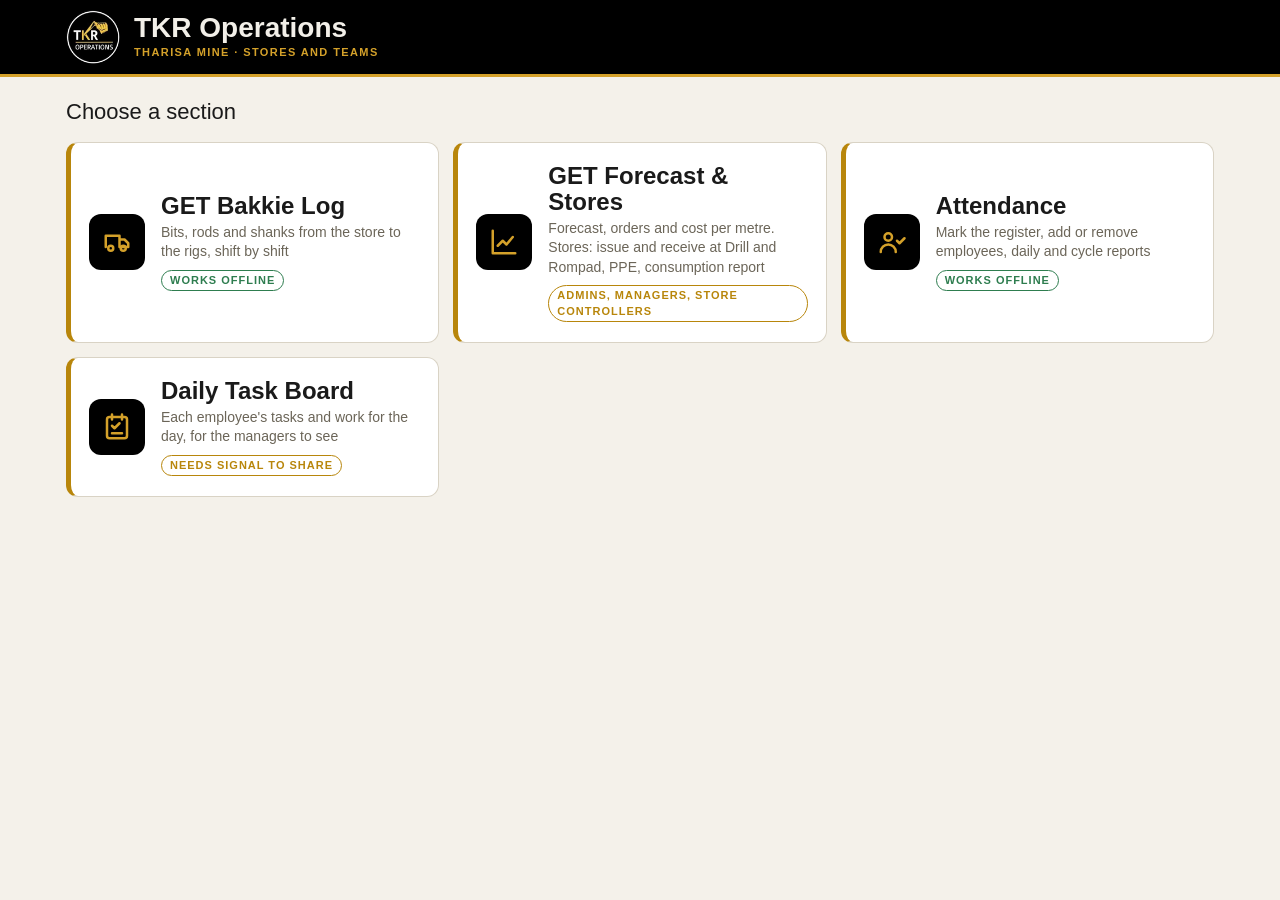
<file: index.html>
<!doctype html>
<html lang="en">
<head>
<meta charset="utf-8">
<meta name="viewport" content="width=device-width,initial-scale=1,viewport-fit=cover">
<title>TKR Operations</title>
<meta name="theme-color" content="#000000">
<link rel="manifest" href="manifest.webmanifest">
<link rel="icon" href="icons/icon-192.png">
<link rel="apple-touch-icon" href="icons/maskable-192.png">
<meta name="apple-mobile-web-app-capable" content="yes">
<meta name="mobile-web-app-capable" content="yes">
<meta name="apple-mobile-web-app-title" content="TKR">
<meta name="apple-mobile-web-app-status-bar-style" content="black">
<link rel="stylesheet" href="style.css">
<style>
.sections{display:grid;gap:14px;grid-template-columns:repeat(auto-fill,minmax(min(320px,100%),1fr))}
.section{display:flex;gap:16px;align-items:center;text-decoration:none;color:var(--fg);background:var(--panel);border:1px solid var(--line);border-left:5px solid var(--gold);border-radius:12px;padding:20px 18px;min-height:110px}
.section:hover,.section:focus-visible{border-color:var(--gold)}
.section .ic{width:56px;height:56px;border-radius:12px;background:#000;color:#d4a12a;display:grid;place-items:center;flex:none}
.section .ic svg{width:30px;height:30px}
.section b{display:block;font-family:var(--display);font-size:24px;line-height:1.1}
.section small{display:block;color:var(--muted);font-size:14px;margin-top:3px}
.tag{display:inline-block;margin-top:8px;font-size:11px;font-weight:600;letter-spacing:1px;text-transform:uppercase;padding:2px 8px;border-radius:99px;border:1px solid currentColor}
.tag.off{color:var(--ok)} .tag.on{color:var(--gold)}
.hello{font-family:var(--display);font-size:22px;margin:4px 0 14px}
</style>
</head>
<body>
<div class="band"><div class="in">
  <img class="logo" src="icons/logo-96.png" alt="TKR Operations">
  <div><h1>TKR Operations</h1><div class="sub">Tharisa Mine · Stores and teams</div></div>
  <button id="installBtn" class="install" hidden>Install app</button>
</div></div>
<div class="wrap">
  <div class="hello">Choose a section</div>
  <div class="sections" id="sections"></div>
</div>
<script>
/* Sections of the TKR app. To add a new section later, add one line here and a folder with its page. */
const SECTIONS = [
  { href: "get/", title: "GET Bakkie Log", text: "Bits, rods and shanks from the store to the rigs, shift by shift", tag: "Works offline", off: true,
    icon: '<path d="M3 16V7h11v9M14 10h4l3 3v3h-7"/><circle cx="7" cy="17" r="2"/><circle cx="17" cy="17" r="2"/>' },
  { href: "forecast/", title: "GET Forecast & Stores", text: "Forecast, orders and cost per metre. Stores: issue and receive at Drill and Rompad, PPE, consumption report", tag: "Admins, managers, store controllers", off: false,
    icon: '<path d="M3 3v18h18"/><path d="M7 15l4-4 3 3 5-6"/>' },
  { href: "attendance/", title: "Attendance", text: "Mark the register, add or remove employees, daily and cycle reports", tag: "Works offline", off: true,
    icon: '<circle cx="9" cy="8" r="3"/><path d="M3 20c0-3.3 2.7-6 6-6s6 2.7 6 6"/><path d="M16 11l2 2 4-4"/>' },
  { href: "tasks/", title: "Daily Task Board", text: "Each employee's tasks and work for the day, for the managers to see", tag: "Needs signal to share", off: false,
    icon: '<rect x="4" y="4" width="16" height="17" rx="2"/><path d="M8 2v4M16 2v4M8 11l2 2 4-4M8 17h8"/>' },
];
document.getElementById("sections").innerHTML = SECTIONS.map(s => `<a class="section" href="${s.href}">
  <span class="ic"><svg viewBox="0 0 24 24" fill="none" stroke="currentColor" stroke-width="2" stroke-linecap="round" stroke-linejoin="round" aria-hidden="true">${s.icon}</svg></span>
  <span><b>${s.title}</b><small>${s.text}</small><span class="tag ${s.off ? "off" : "on"}">${s.tag}</span></span></a>`).join("");
let installEvt = null;
addEventListener("beforeinstallprompt", e => { e.preventDefault(); installEvt = e; installBtn.hidden = false; });
installBtn.onclick = async () => { if (!installEvt) return; installEvt.prompt(); await installEvt.userChoice; installEvt = null; installBtn.hidden = true; };
// A new version of the app was installed: load it straight away instead of on the next open.
if("serviceWorker" in navigator&&navigator.serviceWorker.controller){let reloaded=false;navigator.serviceWorker.addEventListener("controllerchange",()=>{if(reloaded)return;reloaded=true;location.reload()})}
if ("serviceWorker" in navigator) navigator.serviceWorker.register("sw.js", { updateViaCache: "none" }).then(r => r.update()).catch(() => {});
</script>
</body>
</html>
</file>
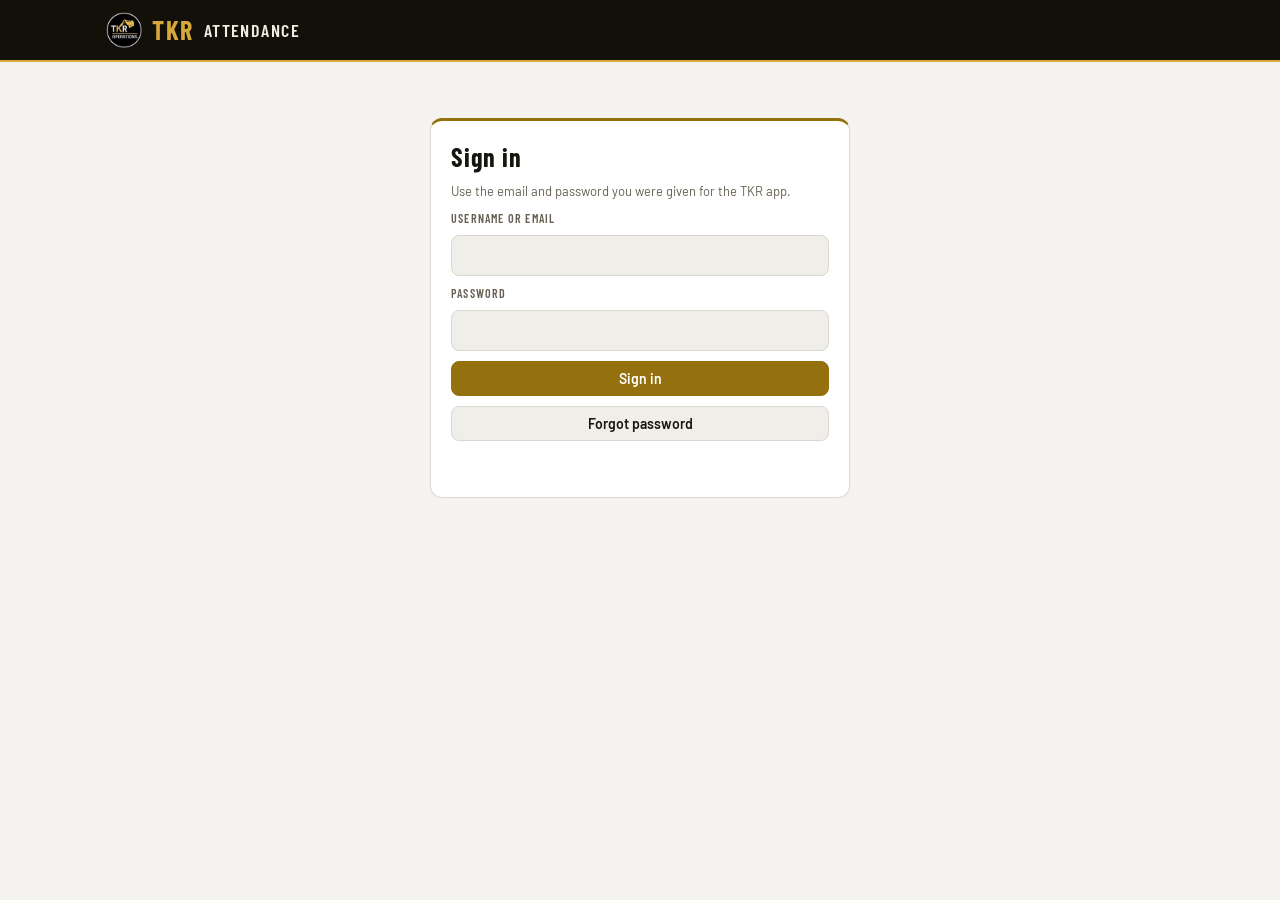
<file: attendance/index.html>
<!doctype html>
<html lang="en">
<head>
<meta charset="utf-8">
<meta name="viewport" content="width=device-width,initial-scale=1,viewport-fit=cover">
<title>Attendance · TKR</title>
<meta name="theme-color" content="#0a0907">
<link rel="manifest" href="../manifest.webmanifest">
<link rel="icon" href="../icons/icon-192.png">
<link rel="apple-touch-icon" href="../icons/maskable-192.png">
<meta name="apple-mobile-web-app-capable" content="yes">
<meta name="mobile-web-app-capable" content="yes">
<meta name="apple-mobile-web-app-title" content="TKR">
<meta name="apple-mobile-web-app-status-bar-style" content="black">
<link rel="preconnect" href="https://fonts.googleapis.com">
<link rel="stylesheet" href="https://fonts.googleapis.com/css2?family=Barlow+Condensed:wght@600;700&family=Barlow:wght@400;500;600&family=IBM+Plex+Mono:wght@500&display=swap">
<link rel="stylesheet" href="att.css">
<script src="../lib/xlsx.full.min.js" defer></script>
</head>
<body>
<header>
  <div class="wrap hrow">
    <div class="brand"><a href="../" class="logolink" aria-label="TKR home"><img src="../icons/logo-96.png" alt="TKR home"></a><b>TKR</b><span>Attendance</span></div>
    <div class="ctl" id="appBar" hidden>
      <label for="date">Date</label>
      <button class="nav" id="prev" aria-label="Previous day">‹</button>
      <input type="date" id="date">
      <button class="nav" id="next" aria-label="Next day">›</button>
      <button class="cycle" id="cycleLbl" type="button" aria-label="Change cycle dates"></button>
    </div>
    <div class="ctl"><button class="hbtn" id="outBtn" type="button" hidden>Sign out</button></div>
  </div>
  <div class="wrap"><nav class="tabs" role="tablist" id="tabs" hidden>
    <button role="tab" data-v="mark" aria-selected="true">Mark</button>
    <button role="tab" data-v="daily" aria-selected="false">Daily report</button>
    <button role="tab" data-v="cycle" aria-selected="false">Cycle report</button>
    <button role="tab" data-v="flags" aria-selected="false">Flags</button>
    <button role="tab" data-v="export" aria-selected="false">Excel export</button>
    <button role="tab" data-v="people" aria-selected="false">Employees</button>
    <button role="tab" data-v="groups" aria-selected="false">Shift groups</button>
    <button role="tab" data-v="users" aria-selected="false" id="usersTab" hidden>Users</button>
  </nav></div>
</header>
<main class="wrap" id="signin" hidden>
  <form class="signin" id="signForm">
    <h2>Sign in</h2>
    <p class="note" style="margin:0">Use the email and password you were given for the TKR app.</p>
    <label for="sEmail">Username or email</label><input id="sEmail" type="text" autocapitalize="none" autocomplete="username" required>
    <label for="sPass">Password</label><input id="sPass" type="password" autocomplete="current-password" required>
    <button class="btn gold" type="submit" id="sBtn">Sign in</button>
    <button class="btn" type="button" id="forgot">Forgot password</button>
    <p class="note" id="sMsg" role="status"></p>
  </form>
</main>
<main class="wrap" id="main"><div class="empty"><b>Opening TKR Attendance</b>Loading.</div></main>
<div id="sheetHost"></div>
<script type="module" src="app.js"></script>
</body>
</html>
</file>
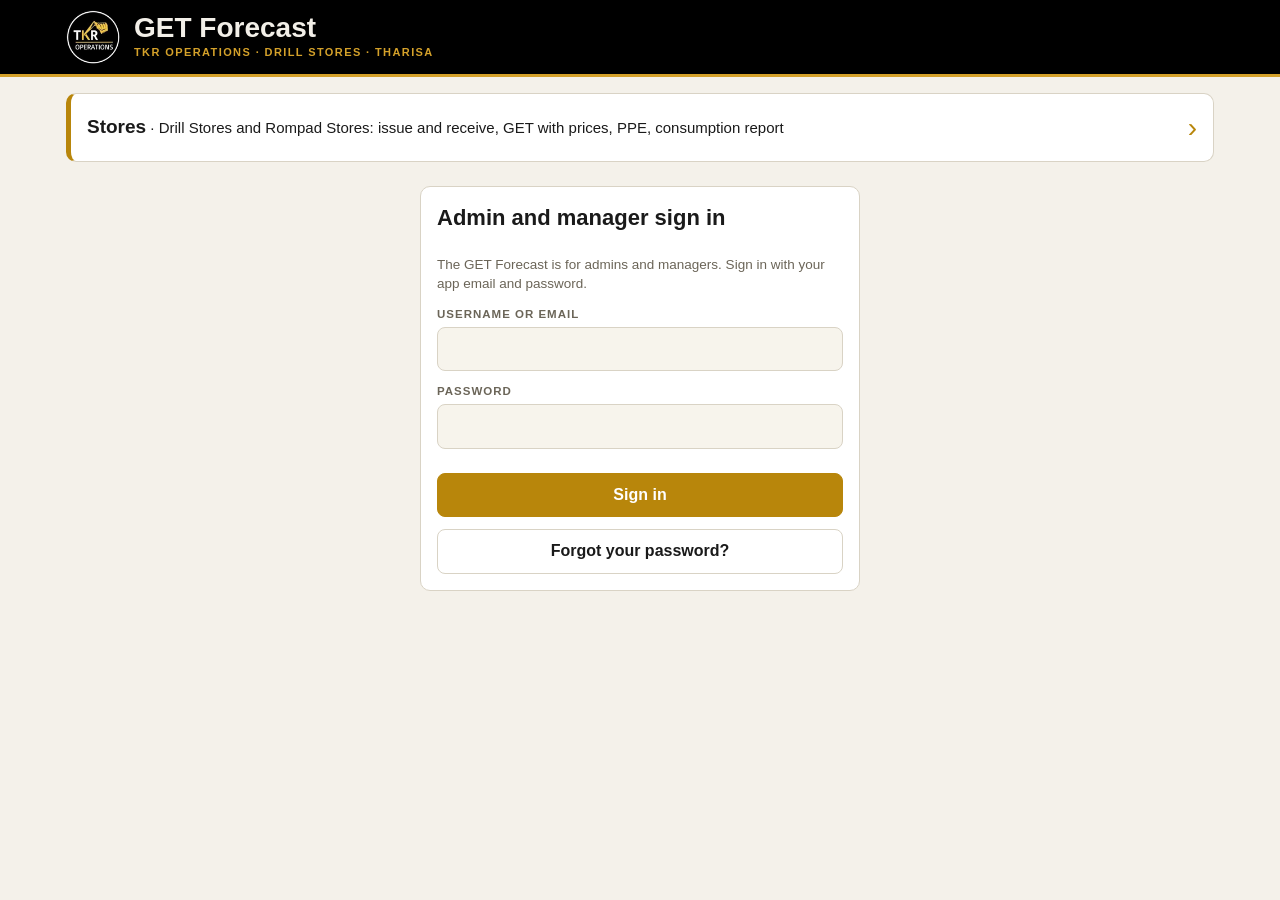
<file: forecast/index.html>
<!doctype html>
<html lang="en">
<head>
<meta charset="utf-8">
<meta name="viewport" content="width=device-width,initial-scale=1,viewport-fit=cover">
<title>GET Forecast · TKR</title>
<meta name="theme-color" content="#000000">
<link rel="manifest" href="../manifest.webmanifest">
<link rel="icon" href="../icons/icon-192.png">
<link rel="apple-touch-icon" href="../icons/maskable-192.png">
<meta name="apple-mobile-web-app-capable" content="yes">
<meta name="mobile-web-app-capable" content="yes">
<meta name="apple-mobile-web-app-status-bar-style" content="black">
<link rel="stylesheet" href="../style.css">
<link rel="stylesheet" href="fc.css">
</head>
<body>
<div class="band"><div class="in">
  <a href="../" class="logolink" aria-label="TKR home"><img class="logo" src="../icons/logo-96.png" alt="TKR Operations"></a>
  <div><h1>GET Forecast</h1><div class="sub">TKR Operations · Drill Stores · Tharisa</div></div>
  <span id="who" class="sub" style="margin-left:auto"></span>
  <button id="signBtn" class="install" hidden>Sign out</button>
</div></div>
<div class="wrap">
  <div id="net" class="netbar" hidden></div>
  <a class="stlink" href="../stores/"><span><b>Stores</b> · Drill Stores and Rompad Stores: issue and receive, GET with prices, PPE, consumption report</span><span aria-hidden="true">›</span></a>
  <div id="gate" class="card" hidden style="max-width:440px;margin:24px auto">
    <form id="signForm" style="display:flex;flex-direction:column;gap:12px" autocomplete="on">
      <h2>Admin and manager sign in</h2>
      <p class="muted" style="margin:0">The GET Forecast is for admins and managers. Sign in with your app email and password.</p>
      <label>Username or email <input id="sEmail" type="text" autocapitalize="none" autocomplete="username" required></label>
      <label>Password <input id="sPass" type="password" autocomplete="current-password" required></label>
      <p class="flag" id="sErr" style="margin:0"></p>
      <button class="primary">Sign in</button>
      <button type="button" class="ghost" id="forgotBtn">Forgot your password?</button>
    </form>
  </div>
  <div id="app" hidden></div>
</div>
<div class="toast" id="toast" hidden></div>
<script type="module" src="app.js"></script>
</body>
</html>
</file>
<file: style.css>
[hidden]{display:none!important}
/* TKR black and gold. Tablet first, big touch targets (44px). */
:root{
  --bg:#f4f1ea; --panel:#ffffff; --panel2:#f7f4ec; --line:#d9d3c5; --fg:#1a1a1a; --muted:#6b6558;
  --gold:#b8860b; --gold-ink:#ffffff; --ok:#2e7d4f; --bad:#b3402f;
  --display:"sans-serif-condensed","Roboto Condensed","Arial Narrow",Arial,sans-serif;
  --body:Roboto,"Segoe UI",Arial,sans-serif; --mono:"Roboto Mono",Consolas,monospace;
  color-scheme:light;
}
@media (prefers-color-scheme:dark){:root{
  --bg:#0f0f0f; --panel:#1a1a1a; --panel2:#232323; --line:#343230; --fg:#f2efe8; --muted:#a8a296;
  --gold:#d4a12a; --gold-ink:#141006; --ok:#5fb37c; --bad:#e2685a; color-scheme:dark}}
*{box-sizing:border-box}
html{-webkit-text-size-adjust:100%}
body{background:var(--bg);color:var(--fg);font-family:var(--body);font-size:16px;line-height:1.4;margin:0}
.band{background:#000;color:#f2efe8;border-bottom:3px solid #d4a12a;padding-top:env(safe-area-inset-top,0px)}
.band .in{max-width:1180px;margin:0 auto;display:flex;align-items:center;gap:14px;padding:10px max(16px,env(safe-area-inset-left,0px))}
.wrap{max-width:1180px;margin:0 auto;padding:16px max(16px,env(safe-area-inset-right,0px)) 60px max(16px,env(safe-area-inset-left,0px))}
.logo{width:54px;height:54px;border-radius:50%;flex:none}
h1{font-family:var(--display);font-size:28px;margin:0;line-height:1;font-weight:700}
.sub{font-size:11px;letter-spacing:1.4px;text-transform:uppercase;color:#d4a12a;font-weight:600;margin-top:3px}
.install{margin-left:auto;background:#d4a12a;color:#141006;border-color:#d4a12a}
h2{font-family:var(--display);font-size:22px;margin:0 0 10px;font-weight:700;display:flex;align-items:center;gap:8px;flex-wrap:wrap}
h3{font-family:var(--display);font-size:18px;margin:18px 0 8px;color:var(--muted)}
.card{background:var(--panel);border:1px solid var(--line);border-radius:10px;padding:16px;margin-bottom:14px}
.row{display:flex;gap:10px;flex-wrap:wrap;align-items:center}
.grid{display:grid;grid-template-columns:repeat(auto-fit,minmax(160px,1fr));gap:12px}
.cols{display:grid;gap:14px;margin-bottom:14px}
@media (min-width:900px){.cols{grid-template-columns:1fr 1fr}.cols>.card{margin-bottom:0}}
label{display:flex;flex-direction:column;gap:5px;font-size:11.5px;text-transform:uppercase;letter-spacing:1px;color:var(--muted);font-weight:600;min-width:0}
input,select,textarea{font:inherit;font-size:16px;color:var(--fg);background:var(--panel2);border:1px solid var(--line);border-radius:8px;padding:10px 11px;min-height:44px;width:100%;min-width:0;text-transform:none;letter-spacing:0}
input:focus,select:focus,textarea:focus,button:focus-visible{outline:2px solid var(--gold);outline-offset:1px}
input:disabled,select:disabled,textarea:disabled{opacity:.75}
button{font:inherit;font-weight:600;border-radius:8px;border:1px solid var(--line);background:var(--panel2);color:var(--fg);padding:10px 16px;min-height:44px;cursor:pointer}
button.primary{background:var(--gold);color:var(--gold-ink);border-color:var(--gold)}
button.ghost{background:transparent}
button.danger{color:var(--bad);border-color:var(--bad);background:transparent}
button:disabled{opacity:.45;cursor:not-allowed}
.tabs{display:flex;gap:4px;margin-bottom:14px;border-bottom:1px solid var(--line);overflow-x:auto}
.tabs button{border:0;border-bottom:3px solid transparent;border-radius:0;background:none;color:var(--muted);padding:10px 14px;white-space:nowrap}
.tabs button[aria-selected="true"]{color:var(--fg);border-bottom-color:var(--gold)}
.shifts{display:grid;gap:8px;grid-template-columns:repeat(auto-fill,minmax(min(300px,100%),1fr))}
.shift{display:flex;justify-content:space-between;align-items:center;gap:10px;text-align:left;width:100%;background:var(--panel);margin:0}
.shift b{font-family:var(--display);font-size:19px}
.pill{font-size:11px;font-weight:600;letter-spacing:1px;text-transform:uppercase;padding:3px 9px;border-radius:99px;border:1px solid currentColor;white-space:nowrap}
.pill.open{color:var(--gold)} .pill.closed{color:var(--muted)}
.tbl{overflow-x:auto}
table{border-collapse:collapse;width:100%;font-size:14.5px}
.wide table{min-width:760px}
th{font-size:10.5px;text-transform:uppercase;letter-spacing:1px;color:var(--muted);text-align:left;font-weight:600;padding:7px 5px;border-bottom:1px solid var(--line);white-space:nowrap}
td{padding:5px;border-bottom:1px solid var(--line);vertical-align:middle}
td input{padding:7px 8px;font-size:15px;min-height:40px}
.num{font-family:var(--mono);font-variant-numeric:tabular-nums;text-align:right}
.end{color:var(--gold);font-weight:700;font-size:16px}
.flag{color:var(--bad);font-weight:600}
.okc{color:var(--ok);font-weight:600}
.muted{color:var(--muted);font-size:13.5px}
.moves{display:flex;flex-direction:column;gap:8px}
.move{display:grid;grid-template-columns:62px 1fr auto;gap:10px;align-items:center;background:var(--panel2);border-radius:8px;padding:9px 10px;border-left:4px solid var(--line)}
.move.in{border-left-color:var(--ok)} .move.out{border-left-color:var(--gold)} .move.lost{border-left-color:var(--bad)}
.move .t{font-family:var(--mono);font-size:13px;color:var(--muted)}
.move .what{min-width:0} .move .what b{display:block}
.status{font-size:13px;color:var(--muted)}
.empty{text-align:center;padding:30px 12px;color:var(--muted)}
.empty b{display:block;color:var(--fg);font-family:var(--display);font-size:21px;margin-bottom:4px}
.notice{border:1px solid var(--bad);border-radius:8px;padding:10px 12px;font-size:14.5px}
.info{border:1px solid var(--gold);border-radius:8px;padding:10px 12px;font-size:14.5px;margin-bottom:12px}
.datehead{font-family:var(--display);font-size:18px;margin:16px 0 8px;color:var(--muted)}
.datehead:first-child{margin-top:0}
.thumbs{display:flex;flex-wrap:wrap;gap:6px;margin-top:6px;align-items:center}
.thumb{width:64px;height:64px;object-fit:cover;border-radius:6px;border:1px solid var(--line);cursor:pointer;background:var(--panel)}
.addph{min-height:40px;padding:6px 12px;font-size:14px;border-style:dashed}
.viewer{position:fixed;inset:0;z-index:10;background:rgba(0,0,0,.92);display:flex;flex-direction:column;gap:12px;align-items:center;justify-content:center;padding:16px}
.viewer[hidden]{display:none}
.viewer img{max-width:100%;max-height:80vh;border-radius:8px}
.viewer .danger{background:#1a1a1a}
.sticky{position:sticky;top:0;z-index:2;background:var(--bg);padding-block:8px;margin-top:-8px;margin-bottom:8px}
.logolink{display:inline-flex;border-radius:50%;flex:none}.logolink:focus-visible{outline:2px solid var(--gold);outline-offset:2px}
</file>
<file: attendance/att.css>
/* Layout: sticky black-and-gold header with cycle/date controls, tab bar, then one working list per tab (mark / daily / cycle / people) */
:root{
  --bg:#0f0e0b; --surface:#191712; --surface-2:#221f18; --line:#302b21; --fg:#f2ede3; --muted:#a0978a;
  --gold:#d6a83c; --gold-ink:#17120a; --head:#0a0907;
  --ok:#62b67d; --bad:#e3654f; --leave:#6ea7da; --off:#6f695d;
  --display:"Barlow Condensed","Arial Narrow",sans-serif; --body:"Barlow",system-ui,sans-serif; --mono:"IBM Plex Mono",ui-monospace,monospace;
  color-scheme:dark;
}
@media (prefers-color-scheme: light){:root:not([data-theme="dark"]){
  --bg:#f4f3ef; --surface:#ffffff; --surface-2:#f0eee8; --line:#dcd8cf; --fg:#17150f; --muted:#665f52;
  --gold:#94700f; --gold-ink:#ffffff; --head:#121009;
  --ok:#2d8549; --bad:#bf3a2a; --leave:#2c6aa8; --off:#8a8476; color-scheme:light}}
:root[data-theme="light"]{
  --bg:#f4f3ef; --surface:#ffffff; --surface-2:#f0eee8; --line:#dcd8cf; --fg:#17150f; --muted:#665f52;
  --gold:#94700f; --gold-ink:#ffffff; --head:#121009;
  --ok:#2d8549; --bad:#bf3a2a; --leave:#2c6aa8; --off:#8a8476; color-scheme:light}
*{box-sizing:border-box}
html{-webkit-text-size-adjust:100%}
body{margin:0;background:var(--bg);color:var(--fg);font:15px/1.45 var(--body);padding-bottom:env(safe-area-inset-bottom,0px)}
[hidden]{display:none!important}
img{max-width:100%}
body::before{content:"";position:fixed;inset:0 0 auto;height:env(safe-area-inset-top,0px);z-index:10;background:var(--head)}
.wrap{padding-left:max(16px,env(safe-area-inset-left,0px));padding-right:max(16px,env(safe-area-inset-right,0px));max-width:1100px;margin:0 auto}
header{position:sticky;top:env(safe-area-inset-top,0px);z-index:5;background:var(--head);color:#f2ede3;border-bottom:2px solid #d6a83c}
.hrow{display:flex;flex-wrap:wrap;align-items:center;gap:10px 16px;padding-block:12px}
.brand{display:flex;align-items:center;gap:10px;margin-right:auto}
.brand img{width:36px;height:36px;border-radius:6px}
.hbtn{background:#191712;color:#f2ede3;border:1px solid #3a3428;border-radius:6px;padding:7px 10px;font:600 13px var(--body);cursor:pointer}
.hbtn.gold{background:#d6a83c;color:#17120a;border-color:#d6a83c}
.signin{max-width:420px;margin:40px auto;display:flex;flex-direction:column;gap:10px;background:var(--surface);border:1px solid var(--line);border-top:3px solid var(--gold);border-radius:12px;padding:20px}
.signin h2{margin:0;font:700 26px var(--display);letter-spacing:.04em}
.signin input{background:var(--surface-2);color:var(--fg);border:1px solid var(--line);border-radius:8px;padding:10px;font:16px var(--body)}
.signin label{font:600 12px var(--display);letter-spacing:.1em;text-transform:uppercase;color:var(--muted)}
.brand b{font:700 26px/1 var(--display);letter-spacing:.06em;color:#d6a83c}
.brand span{font:600 18px/1 var(--display);letter-spacing:.08em;text-transform:uppercase}
.ctl{display:flex;align-items:center;gap:6px;flex-wrap:wrap}
.ctl label{font:600 12px var(--display);letter-spacing:.1em;text-transform:uppercase;color:#a0978a}
.ctl input[type=date]{background:#191712;color:#f2ede3;border:1px solid #3a3428;border-radius:6px;padding:6px 8px;font:500 14px var(--mono);color-scheme:dark}
.nav{background:#191712;color:#f2ede3;border:1px solid #3a3428;border-radius:6px;width:34px;height:34px;font-size:18px;cursor:pointer}
.cycle{font:500 12px var(--mono);color:#a0978a;background:none;border:1px dashed #3a3428;border-radius:6px;padding:6px 10px;cursor:pointer}.cycle b{color:#d6a83c;font-weight:500}
nav.tabs{display:flex;gap:2px;overflow-x:auto}
nav.tabs button{background:none;border:0;color:#a0978a;font:600 15px var(--display);letter-spacing:.1em;text-transform:uppercase;padding:10px 14px 9px;border-bottom:3px solid transparent;cursor:pointer;white-space:nowrap}
nav.tabs button[aria-selected=true]{color:#f2ede3;border-bottom-color:#d6a83c}
main{padding-block:16px 60px}
button:focus-visible,input:focus-visible,select:focus-visible{outline:2px solid var(--gold);outline-offset:2px}
.bar{display:flex;flex-wrap:wrap;gap:8px;align-items:center;margin-bottom:14px}
.chip{border:1px solid var(--line);background:var(--surface);color:var(--fg);border-radius:999px;padding:6px 12px;font:500 14px var(--body);cursor:pointer}
.chip[aria-pressed=true]{background:var(--gold);color:var(--gold-ink);border-color:var(--gold)}
.search{flex:1 1 200px;min-width:0;background:var(--surface);color:var(--fg);border:1px solid var(--line);border-radius:8px;padding:8px 12px;font:15px var(--body)}
.btn{background:var(--surface-2);color:var(--fg);border:1px solid var(--line);border-radius:8px;padding:8px 14px;font:600 14px var(--body);cursor:pointer}
.btn.gold{background:var(--gold);color:var(--gold-ink);border-color:var(--gold)}
.btn.sm{padding:4px 10px;font-size:13px}
.btn:disabled{opacity:.5;cursor:default}
.summary{display:grid;grid-template-columns:repeat(auto-fit,minmax(110px,1fr));gap:8px;margin-bottom:16px}
.stat{background:var(--surface);border:1px solid var(--line);border-radius:8px;padding:10px 12px}
.stat .k{font:600 12px var(--display);letter-spacing:.1em;text-transform:uppercase;color:var(--muted)}
.stat .v{font:700 28px/1.1 var(--display);font-variant-numeric:tabular-nums}
.stat.pct .v{color:var(--gold)}
.sheet-h{font:700 22px/1 var(--display);letter-spacing:.05em;text-transform:uppercase;margin:22px 0 8px;display:flex;align-items:baseline;gap:10px;flex-wrap:wrap}
.sheet-h small{font:500 13px var(--body);letter-spacing:0;text-transform:none;color:var(--muted)}
.group{background:var(--surface);border:1px solid var(--line);border-radius:10px;margin-bottom:10px;overflow:hidden}
.ghead{display:flex;flex-wrap:wrap;align-items:center;gap:6px 10px;padding:8px 12px;background:var(--surface-2);border-bottom:1px solid var(--line)}
.ghead .gname{font:600 15px var(--display);letter-spacing:.08em;text-transform:uppercase;margin-right:auto}
.rota{font:600 12px var(--display);letter-spacing:.1em;padding:2px 8px;border-radius:4px;border:1px solid var(--line);color:var(--muted)}
.rota.DAY{color:var(--gold);border-color:var(--gold)} .rota.NIGHT{color:var(--leave);border-color:var(--leave)}
.row{display:flex;align-items:center;gap:10px;padding:9px 12px;border-top:1px solid var(--line);cursor:pointer;width:100%;background:none;border-left:0;border-right:0;border-bottom:0;color:inherit;text-align:left;font:inherit}
.row:first-of-type{border-top:0}
.row:hover{background:var(--surface-2)}
.who{flex:1;min-width:0}
.who .n{font-weight:600;overflow-wrap:anywhere}
.who .t{font-size:13px;color:var(--muted);overflow-wrap:anywhere}
.pill{flex:none;font:600 13px var(--display);letter-spacing:.06em;text-transform:uppercase;padding:4px 10px;border-radius:6px;border:1px solid transparent;min-width:64px;text-align:center}
.flag{flex:none;font:600 12px var(--display);letter-spacing:.06em;background:var(--bad);color:#fff;border-radius:6px;padding:3px 7px}
.otb{flex:none;font:500 12px var(--mono);color:var(--gold);border:1px solid var(--gold);border-radius:6px;padding:3px 6px}
.pill.time{font:500 13px var(--mono);letter-spacing:0}
.s-present{background:color-mix(in srgb,var(--ok) 18%,transparent);color:var(--ok);border-color:color-mix(in srgb,var(--ok) 45%,transparent)}
.s-absent{background:var(--bad);color:#fff}
.s-leave{background:color-mix(in srgb,var(--leave) 16%,transparent);color:var(--leave);border-color:color-mix(in srgb,var(--leave) 45%,transparent)}
.s-off{color:var(--off);border-color:var(--line)}
.s-out{color:var(--off);text-decoration:line-through;border-color:var(--line)}
.s-blank{border:1px dashed var(--muted);color:var(--muted)}
.tbl-wrap{overflow-x:auto;border:1px solid var(--line);border-radius:10px;background:var(--surface)}
table{border-collapse:collapse;width:100%;font-variant-numeric:tabular-nums}
th,td{padding:8px 10px;border-bottom:1px solid var(--line);text-align:right;white-space:nowrap}
th{font:600 12px var(--display);letter-spacing:.1em;text-transform:uppercase;color:var(--muted);background:var(--surface-2)}
th:first-child,td:first-child{text-align:left;white-space:normal;min-width:150px}
tr.tot td{font-weight:600;background:var(--surface-2)}
td.pc{font-weight:600;color:var(--gold)} td.lowpc{color:var(--bad);font-weight:600}
.lists{display:grid;grid-template-columns:repeat(auto-fit,minmax(260px,1fr));gap:10px;margin-top:16px}
.list{background:var(--surface);border:1px solid var(--line);border-radius:10px;padding:10px 12px;min-width:0}
.list h3{margin:0 0 6px;font:600 15px var(--display);letter-spacing:.08em;text-transform:uppercase}
.list ul{margin:0;padding-left:18px} .list li{margin:2px 0} .list .none{color:var(--muted)}
.empty{padding:40px 16px;text-align:center;color:var(--muted)}
.empty b{display:block;color:var(--fg);font:700 22px var(--display);letter-spacing:.04em;margin-bottom:6px}
.note{color:var(--muted);font-size:13px}
/* sheet */
.scrim{position:fixed;inset:0;background:rgba(0,0,0,.55);z-index:20;display:flex;align-items:flex-end;justify-content:center}
.panel{background:var(--surface);color:var(--fg);width:100%;max-width:560px;border-radius:14px 14px 0 0;border-top:3px solid var(--gold);padding:16px max(16px,env(safe-area-inset-right,0px)) calc(16px + env(safe-area-inset-bottom,0px)) max(16px,env(safe-area-inset-left,0px));max-height:90%;overflow:auto}
.panel h2{margin:0;font:700 22px/1.1 var(--display);letter-spacing:.03em}
.panel .sub{color:var(--muted);font-size:13px;margin:2px 0 14px}
.codes{display:grid;grid-template-columns:repeat(auto-fill,minmax(140px,1fr));gap:6px;margin:10px 0}
.codes button{padding:10px 8px;border-radius:8px;border:1px solid var(--line);background:var(--surface-2);color:var(--fg);font:600 13px var(--display);letter-spacing:.06em;text-transform:uppercase;cursor:pointer}
.codes button.cur{outline:2px solid var(--gold)}
.codes .k-present{color:var(--ok)} .codes .k-absent{color:var(--bad)} .codes .k-leave{color:var(--leave)} .codes .k-off,.codes .k-out{color:var(--muted)}
.clock{display:flex;gap:8px;align-items:center;flex-wrap:wrap}
.clock input{background:var(--surface-2);color:var(--fg);border:1px solid var(--line);border-radius:8px;padding:8px;font:500 18px var(--mono)}
.lbl{font:600 12px var(--display);letter-spacing:.1em;text-transform:uppercase;color:var(--muted);margin-top:12px}
.form{display:grid;grid-template-columns:repeat(auto-fit,minmax(200px,1fr));gap:10px;margin-bottom:16px;background:var(--surface);border:1px solid var(--line);border-radius:10px;padding:12px}
.form label{display:flex;flex-direction:column;gap:4px;font:600 12px var(--display);letter-spacing:.1em;text-transform:uppercase;color:var(--muted)}
.form input,.form select{background:var(--surface-2);color:var(--fg);border:1px solid var(--line);border-radius:6px;padding:8px;font:15px var(--body);text-transform:none;letter-spacing:0}
.toast{position:fixed;left:50%;transform:translateX(-50%);bottom:calc(18px + env(safe-area-inset-bottom,0px));background:var(--fg);color:var(--bg);padding:10px 16px;border-radius:8px;z-index:30;font-weight:500;max-width:calc(100% - 32px)}
@media (prefers-reduced-motion:no-preference){.panel{animation:up .18s ease-out}@keyframes up{from{transform:translateY(30px);opacity:.6}}}
.brand .home{color:#d6a83c;text-decoration:none;font:700 34px/1 var(--display);padding:0 4px}
select[data-gmove]{display:block;margin-top:4px;font:500 14px/1.2 var(--body);padding:7px 8px;border:1px solid var(--line);border-radius:8px;background:var(--surface-2);color:var(--fg);min-height:38px;max-width:160px}
.rota.rbtn{background:none;cursor:pointer;min-height:28px}.rota.rbtn:hover{border-color:var(--gold)}
select[data-rd]{font:600 14px/1.2 var(--display);letter-spacing:.06em;padding:6px 8px;border:1px solid var(--line);border-radius:8px;background:var(--surface-2);color:var(--fg);min-height:36px;min-width:100px}
.logolink{display:inline-flex;border-radius:50%;flex:none}
</file>
<file: forecast/fc.css>
[hidden]{display:none!important}
.home{color:#d4a12a;text-decoration:none;font-size:34px;line-height:1;padding:0 4px;font-weight:700}
.netbar{border:1px solid var(--gold);border-radius:8px;padding:8px 12px;margin-bottom:10px;font-size:14px}
.strip{display:flex;gap:10px;flex-wrap:wrap;align-items:flex-end;justify-content:space-between;margin-bottom:14px}
.strip h2{margin:0}
.tiles{display:grid;gap:12px;grid-template-columns:repeat(auto-fit,minmax(min(200px,100%),1fr));margin-bottom:14px}
.tile{background:var(--panel);border:1px solid var(--line);border-radius:10px;padding:14px 16px}
.tile .l{font-size:11.5px;text-transform:uppercase;letter-spacing:1px;color:var(--muted);font-weight:600}
.tile .n{font-family:var(--display);font-size:32px;font-weight:700;line-height:1.1;margin-top:4px;font-variant-numeric:tabular-nums}
.tile .s{font-size:13px;color:var(--muted);margin-top:2px}
.tile.dark{background:#111;color:#f2efe8;border-color:#111}.tile.dark .l{color:#d4a12a}.tile.dark .s{color:#cfc8b8}
.good{color:var(--ok)}.bad{color:var(--bad)}
.notice{border:1px solid var(--gold);background:color-mix(in srgb,var(--gold) 10%,transparent);border-radius:10px;padding:14px 16px;margin-bottom:14px;font-size:15px}
.notice b.t{display:block;font-family:var(--display);font-size:19px;margin-bottom:4px}
.notice ul{margin:6px 0 0;padding-left:18px}
.notice.warn{border-color:var(--bad);background:color-mix(in srgb,var(--bad) 8%,transparent)}
.grid2c{display:grid;gap:14px;grid-template-columns:repeat(auto-fit,minmax(min(460px,100%),1fr));margin-bottom:14px}
.grid2c .card{margin:0}
.tbl{overflow-x:auto}
table{border-collapse:collapse;width:100%;font-size:14.5px}
th{font-size:10.5px;text-transform:uppercase;letter-spacing:1px;color:#fff;background:#262626;text-align:left;font-weight:600;padding:8px 6px;white-space:normal;vertical-align:bottom}
td{padding:6px;border-bottom:1px solid var(--line);vertical-align:middle}
tr.tot td{font-weight:700;border-top:2px solid var(--gold)}
.num{font-family:var(--mono);font-variant-numeric:tabular-nums;text-align:right}
.chart svg{display:block;width:100%;height:auto}
.chart text{font-family:var(--mono);font-size:10px;fill:var(--muted)}
.legend{display:flex;gap:14px;flex-wrap:wrap;margin-top:6px;font-size:12px;color:var(--muted)}
.legend i{display:inline-block;width:10px;height:10px;border-radius:2px;margin-right:5px}
.list .it{display:flex;justify-content:space-between;align-items:center;gap:8px;border-bottom:1px solid var(--line);padding:6px 0;font-size:14px}
.list .it button{min-height:34px;padding:4px 10px;font-size:13px}
.toast{position:fixed;left:50%;bottom:calc(20px + env(safe-area-inset-bottom,0px));transform:translateX(-50%);background:var(--fg);color:var(--bg);padding:10px 16px;border-radius:8px;font-size:14px;z-index:30;max-width:calc(100% - 32px)}
textarea.msg{width:100%;min-height:220px;font-family:var(--body);font-size:14px}
.stlink{display:flex;justify-content:space-between;align-items:center;gap:10px;text-decoration:none;color:var(--fg);background:var(--panel);border:1px solid var(--line);border-left:5px solid var(--gold);border-radius:10px;padding:14px 16px;margin-bottom:14px;font-size:15px}.stlink b{font-family:var(--display);font-size:19px}.stlink span:last-child{font-size:28px;color:var(--gold)}
</file>
